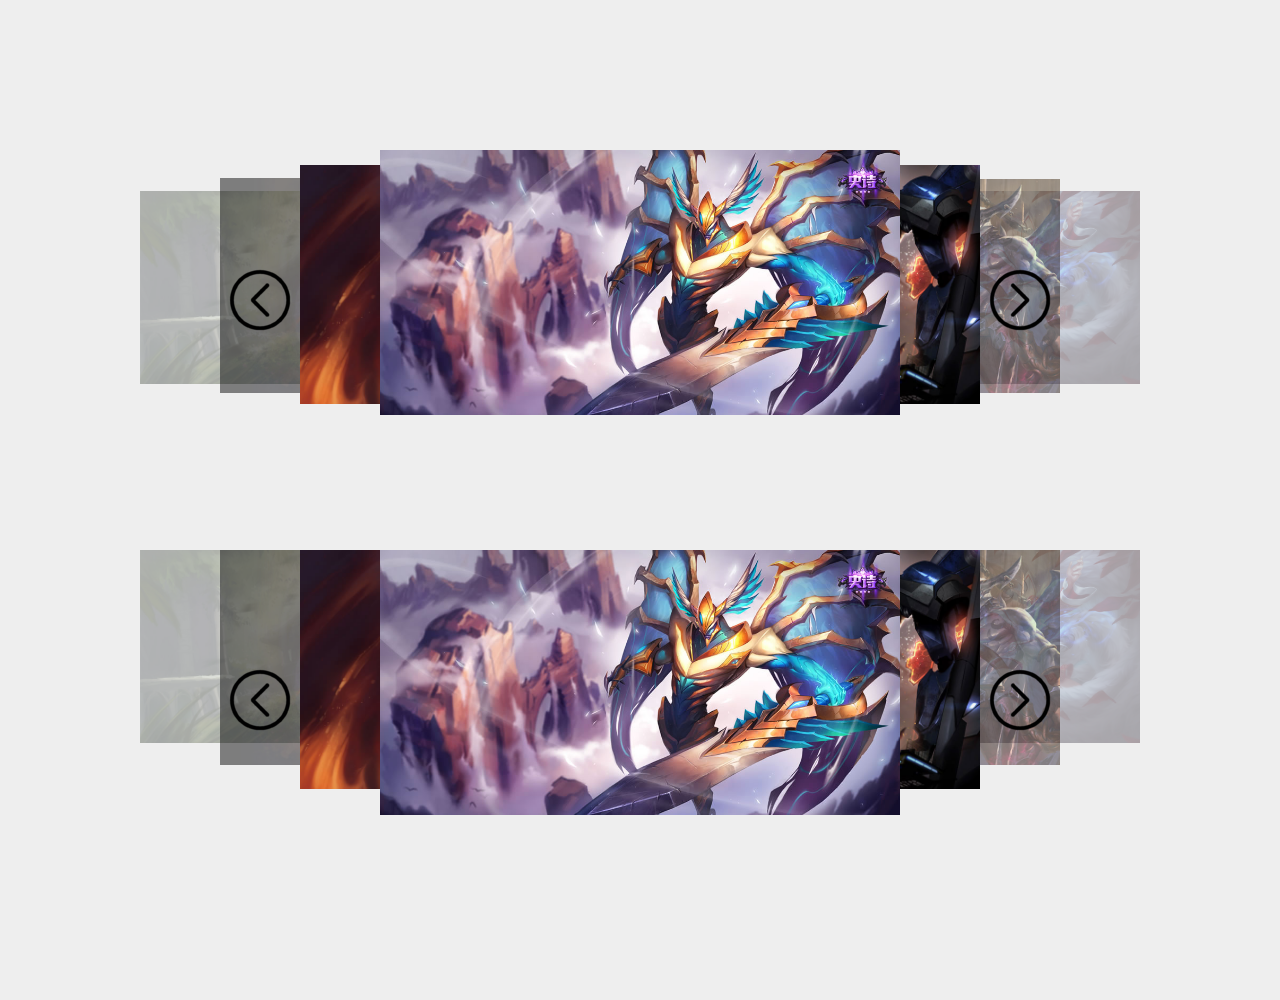
<file: 3d_banner/index.html>
<!doctype html>
<html>
<head>
<meta charset="utf-8">
<meta http-equiv="X-UA-Compatible" content="IE=edge,chrome=1">
<meta name="viewport" content="width=device-width, initial-scale=1">
<title>title</title>
<meta name="keywords" content="" />
<link rel="stylesheet" href="css/style.css">

<script src="js/jquery-1.11.3.min.js"></script>
<script src="js/PicCarousel.js"></script>

</head>
<body>
<div class="container">
<div class="poster-main A_Demo">
	<div class="poster-btn poster-prev-btn"></div>
	<ul class="poster-list">
		<li class="poster-item"><a href="##"><img src="img/1.jpg" width="100%" ></a></li>
		<li class="poster-item"><a href="##"><img src="img/2.jpg" width="100%" ></a></li>
		<li class="poster-item"><a href="##"><img src="img/3.jpg" width="100%" ></a></li>
		<li class="poster-item"><a href="##"><img src="img/4.jpg" width="100%" ></a></li>
		<li class="poster-item"><a href="##"><img src="img/5.jpg" width="100%" ></a></li>
		<li class="poster-item"><a href="##"><img src="img/6.jpg" width="100%" ></a></li>
		<li class="poster-item"><a href="##"><img src="img/7.jpg" width="100%" ></a></li>
	</ul>
	<div class="poster-btn poster-next-btn"></div>
</div>


<div class="poster-main B_Demo" style="margin-top:100px">
	<div class="poster-btn poster-prev-btn"></div>
	<ul class="poster-list">
		<li class="poster-item"><a href="##"><img src="img/1.jpg" width="100%" ></a></li>
		<li class="poster-item"><a href="##"><img src="img/2.jpg" width="100%" ></a></li>
		<li class="poster-item"><a href="##"><img src="img/3.jpg" width="100%" ></a></li>
		<li class="poster-item"><a href="##"><img src="img/4.jpg" width="100%" ></a></li>
		<li class="poster-item"><a href="##"><img src="img/5.jpg" width="100%" ></a></li>
		<li class="poster-item"><a href="##"><img src="img/6.jpg" width="100%" ></a></li>
		<li class="poster-item"><a href="##"><img src="img/7.jpg" width="100%" ></a></li>
	</ul>
	<div class="poster-btn poster-next-btn"></div>
</div>

<script>

$(".A_Demo").PicCarousel("init");
$(".B_Demo").PicCarousel({
"width":1000,		
"height":300,		
"posterWidth":520,	
"posterHeight":300,
"scale":0.9,		
"speed":500,	
"autoPlay":true,	
"delay":1000,	
"verticalAlign":"top"	
});

</script>
</div>


</body>
</html>
</file>
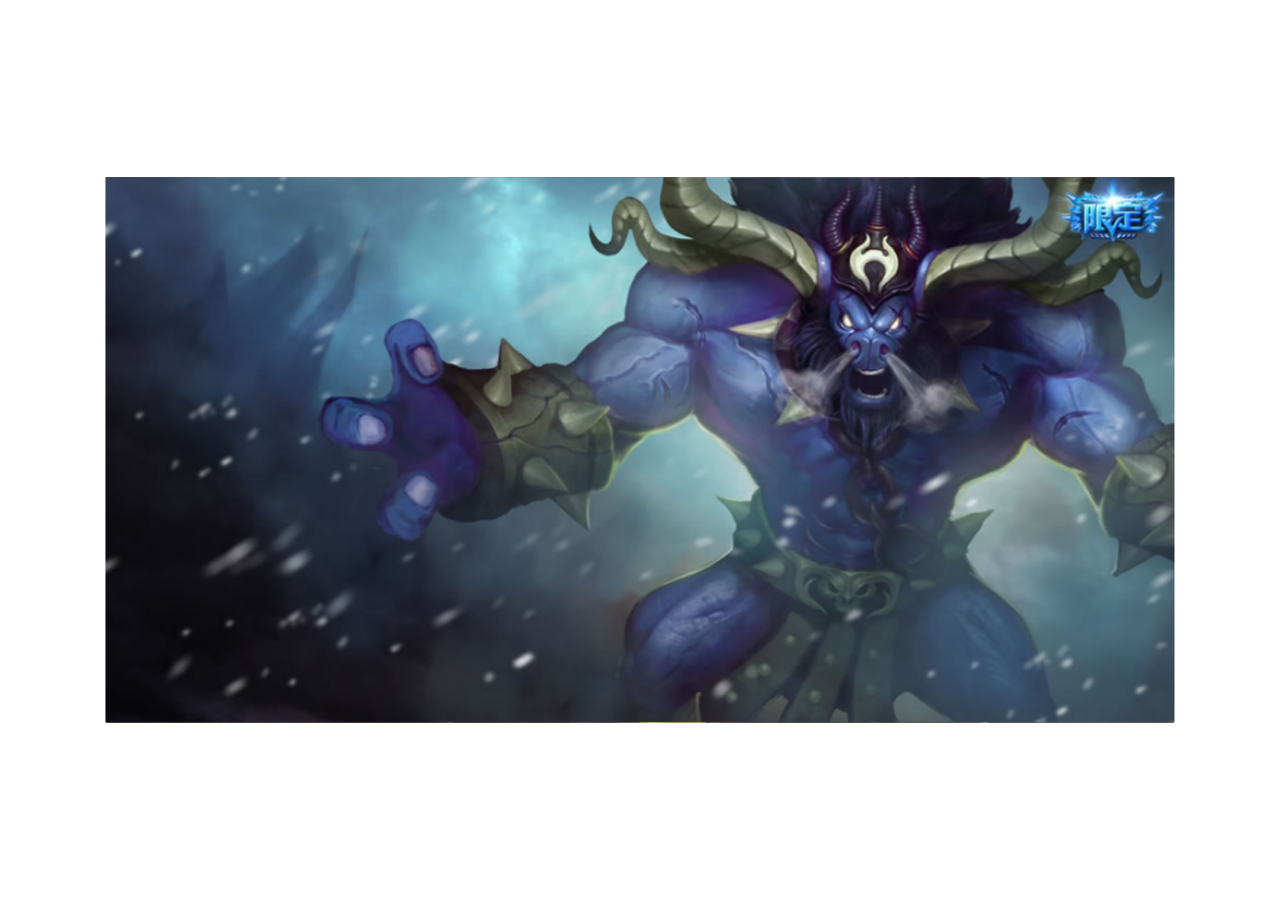
<file: 3D_rotation.html>
<!DOCTYPE html>
<html>
	<head>
		<meta charset="UTF-8">
		<title></title>
		<script src="jquery-1.11.3.min.js"></script>
		<style>
			.wrap{transform-style: preserve-3d;perspective: 3000px;position: absolute;top:0;left:0;right:0;bottom:0;margin:auto;width:980px;height: 500px;transform: rotateX(20deg) rotateY();}
			.item{width: 980px;height:500px;position: absolute;transition: transform 1s;}
		</style>
	</head>
	<body>
		<div class="wrap">
			
		</div>
	</body>
</html>
<script>
	for(var i = 0;i<4;i++){
		var deg = i*90
		$("<div class='item'></div>").css({
			"background":"url(img/"+i+".jpg)",
			"transform":"rotateX("+deg+"deg) translateZ(250px)"
		}).appendTo($(".wrap"))
	}
	var n = 0;
	$(window).click(function(){
		n++;
		$(".item").each(function(index,element){
			var d = index*90-n*90;
			console.log(this)
			$(this).css({
				"transform":"rotateX("+d+"deg) translateZ(250px)"
			})
		})
	})
</script>
</file>
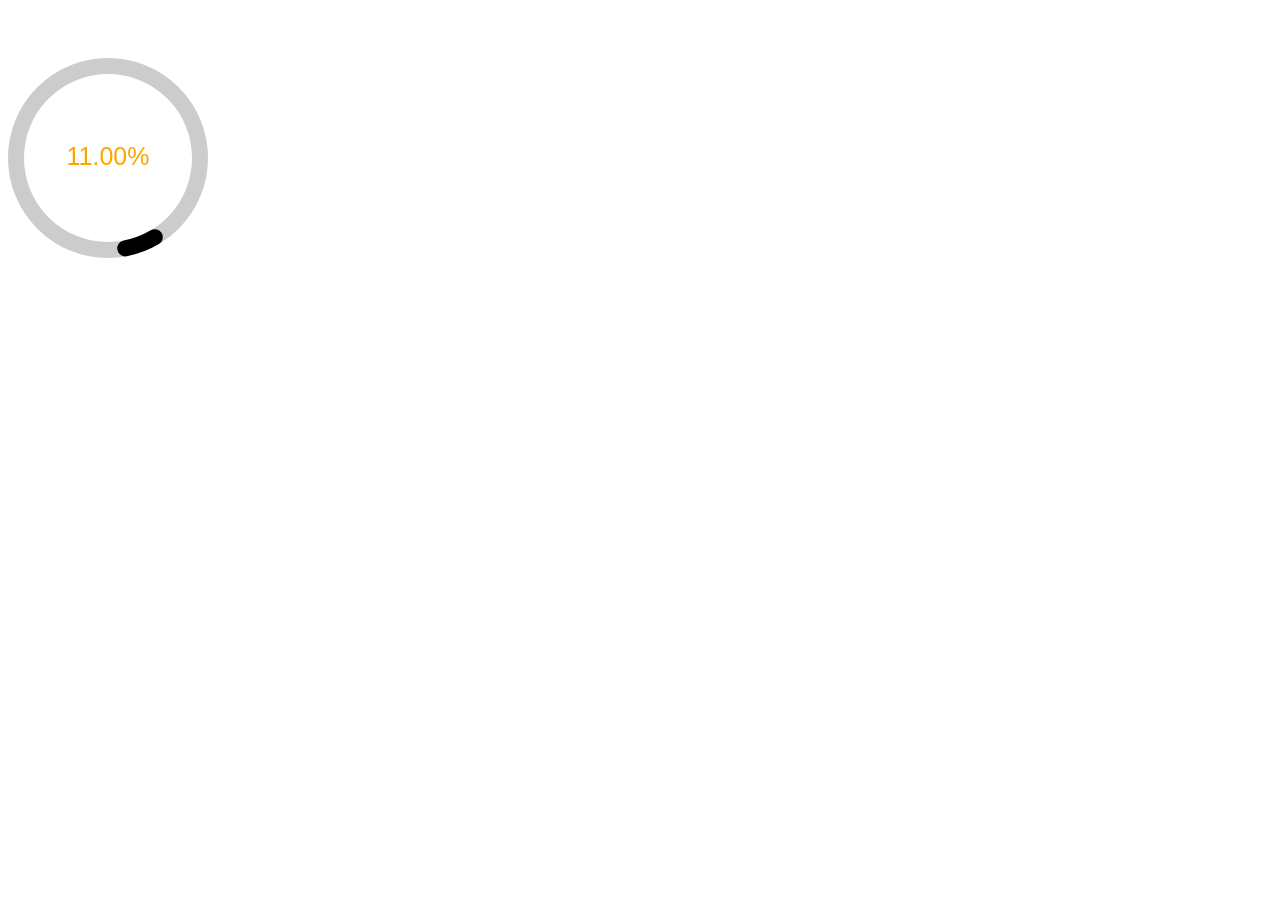
<file: Circular_Progress.html>
<!DOCTYPE html>
<html>
	<head>
		<meta charset="UTF-8">
		<title></title>
	</head>
	<body>
		<canvas id="cvs" width="200" height="300"></canvas>
	</body>
</html>
<script>
	var cvs = document.getElementById("cvs");
	var ctx = cvs.getContext("2d");
	var w = cvs.width/2;
	var h = cvs.height/2;
	ctx.lineWidth = 16
	var r = Math.min(w,h)-ctx.lineWidth/2;
	var pro = 0;
	var total = 100;
	var i = 0
	function draw(){
	
	if(pro>total){
		//clearInterval(timer)
			
		pro = 0
		
	}
	ctx.clearRect(0,0,cvs.width,cvs.height)
	ctx.beginPath();
	ctx.strokeStyle = "#CCCCCC";
	ctx.arc(w,h,r,0,Math.PI*2)
	ctx.stroke()
	
	ctx.beginPath();
	ctx.strokeStyle="black";
	ctx.lineCap = "round";
	var p = (2/4)*(pro/total)
	var start = (Math.PI*3/2)*pro/total;
	var end = start+Math.PI*p;
	ctx.arc(w,h,r,start,end);
	ctx.stroke();
	pro++
	t = (p*100).toFixed(2)+"%"
	ctx.font = "25px arial";
	ctx.textAlign = "center";
	ctx.textBaseline = "middle"
	ctx.fillStyle="orange"
	ctx.fillText(t,w,h)
}
	var timer = setInterval(draw,30)
</script>
</file>
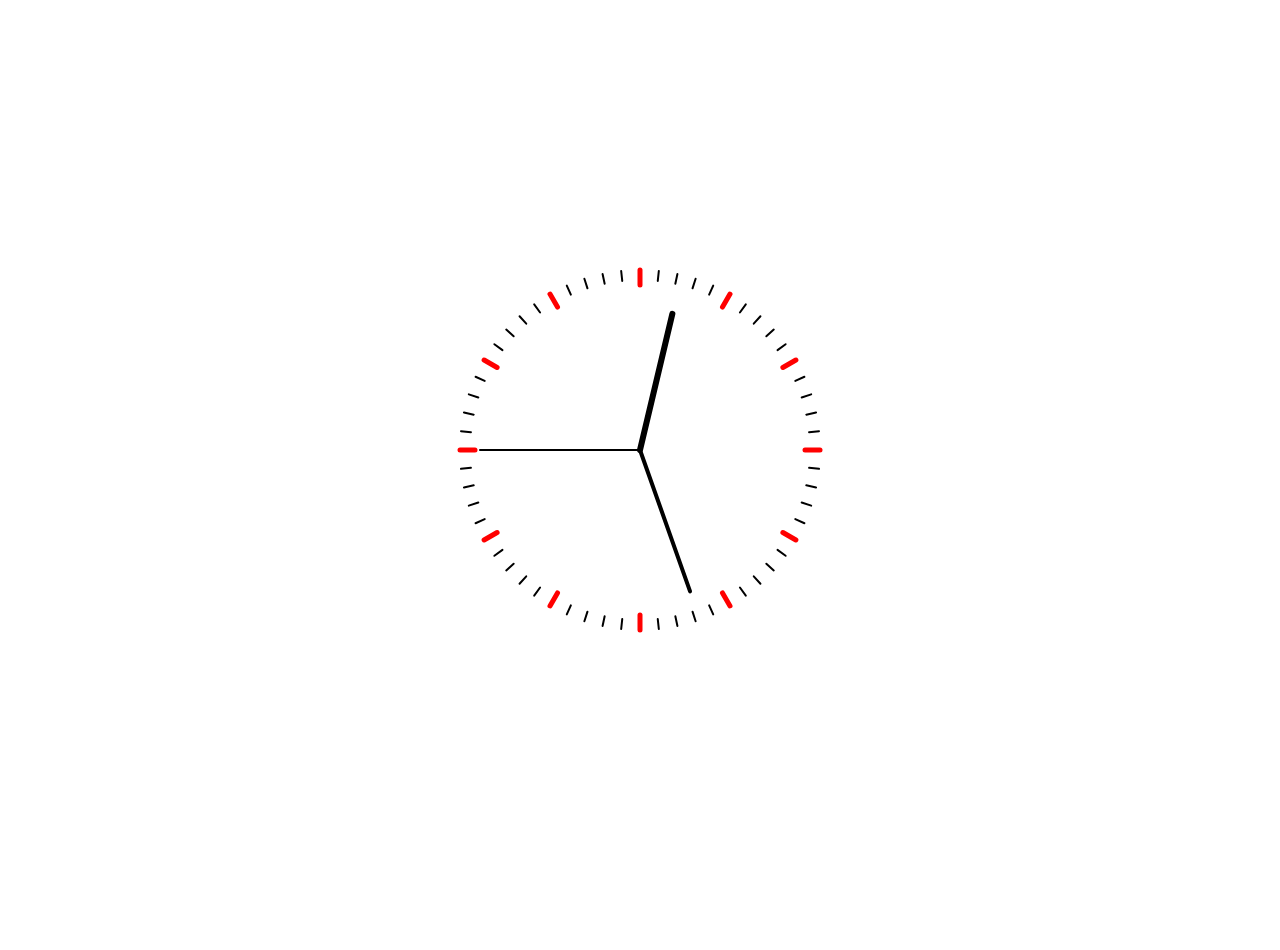
<file: clock.html>
<!DOCTYPE html>
<html>
	<head>
		<meta charset="UTF-8">
		<title></title>
		<style>
			#cvs{
				position: absolute;top:0;right:0;bottom:0;left:0;
				margin:auto
			}
		</style>
	</head>
	<body>
		<canvas id="cvs" width="1000" height="1000"></canvas>
		
	</body>
</html>

<script type="text/javascript">
	var cvs = document.getElementById("cvs");
	var ctx = cvs.getContext("2d");
	var x1,y1,x2,y2;
	var len;
	var r = 180;
	var x0 = 500,y0 = 500;
	var deg = 0;
	var num =-1
	
	function init(){

			function draw(i){
		 	
		 	deg = i*(Math.PI*2)/60
		 	if(i%5==0){
		 		
		 		ctx.lineWidth=5;
		 		ctx.strokeStyle = "red";
		 		len = 15;
		 	}else{
		 		ctx.lineWidth=2;
		 		ctx.strokeStyle = "black";
		 		len = 10;
		 	}
		 	x1 = x0+(r-len)*Math.cos(deg);
		 	y1 = y0+(r-len)*Math.sin(deg);
		 	
		 	x2 = x0+r*Math.cos(deg);
		 	y2 = y0+r*Math.sin(deg);
		 	
		 	ctx.beginPath();
		 	ctx.moveTo(x1,y1);
		 	ctx.lineTo(x2,y2);
		 	ctx.stroke();
		 	ctx.lineCap="round";
		 }
		 
		 
		 for (var i = 0;i < 60;i++){
		 	draw(i)
		 }
	 
	}
	init()
	function run(){
		
	 	var time = new Date();
		var s = time.getSeconds();
		var m = time.getMinutes();
		var h = time.getHours();
		h=h%12;
	 	ctx.clearRect(0,0,1000,1000)
	 	deg= s*(Math.PI*2)/60-Math.PI/2;
	 	var sx =x0+(r-20)*Math.cos(deg)
	 	var sy =y0+(r-20)*Math.sin(deg)
	 	
	 	init()
	 	ctx.beginPath()
	 	ctx.moveTo(x0,y0);
	 	ctx.lineTo(sx,sy);
	 	ctx.stroke();
	 	
	 	
	 	deg= (m+s/60)*(Math.PI*2/60)-Math.PI/2;
	 	var mx =x0+(r-30)*Math.cos(deg)
	 	var my =y0+(r-30)*Math.sin(deg)
	 	ctx.beginPath()
	 	ctx.lineWidth=4;
	 	ctx.moveTo(x0,y0);
	 	ctx.lineTo(mx,my);
	 	ctx.stroke() 
	 	
	 	deg= (h+m/60+s/3600)*(Math.PI*2/12)-Math.PI/2;
	 	var hx =x0+(r-40)*Math.cos(deg)
	 	var hy =y0+(r-40)*Math.sin(deg)
	 	ctx.beginPath()
	 	ctx.lineWidth=6;
	 	ctx.moveTo(x0,y0);
	 	ctx.lineTo(hx,hy);
	 	ctx.stroke() 

	 }
	 run()
	 setInterval(run,1000)
</script>
</file>
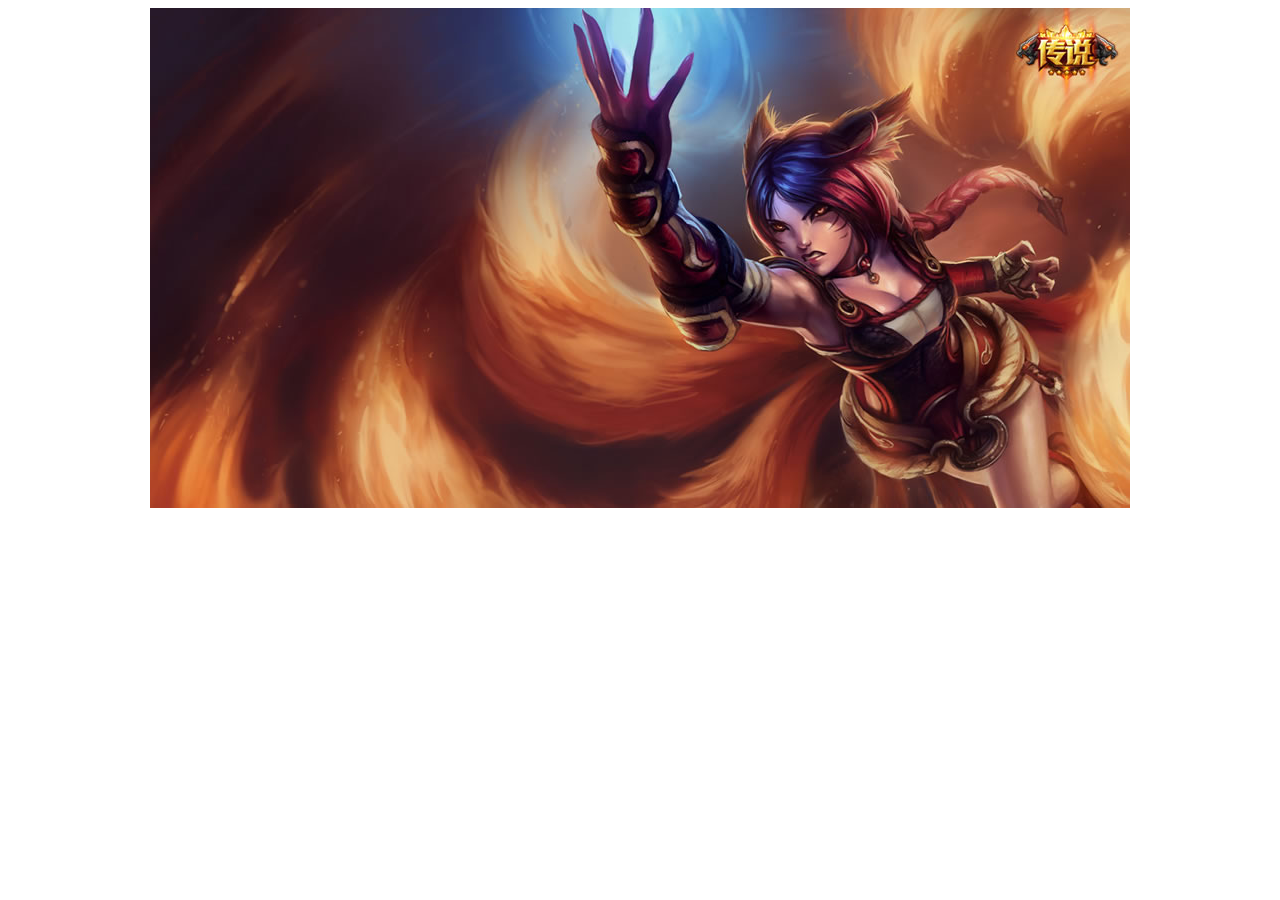
<file: dissolve.html>
<!DOCTYPE html>
<html lang="en">
<head>
	<meta charset="UTF-8">
	<title>Document</title>
	<script src = "jquery-1.11.3.min.js"></script>
	<style>
		#box{width:980px;height: 500px;margin:0 auto;position: relative;}
		.item{background:url(img/7.jpg);width: 196px;height: 100px;position: absolute}
	</style>
</head>
<body>
	<div id="box">

</body>
</html>
<script>
		for(var i = 0;i<25;i++){
			var x = i%5;
			var y = parseInt(i/5);
			$("<div class='item'></div>").css({"background-position":x*(-196)+"px "+y*(-100)+"px",
				"left":x*196+"px",
				"top":y*100+"px"}).appendTo($("#box"))
		}
		$(".item").click(function(){
			/*$(".item").each(function(index,element){
				$(this).delay(index*300).animate({"opacity":"0.2"},1000)
			})*/
			hide(0)
		})
		function hide(index){
			$(".item").eq(index).animate({"opacity":"0.2"},200,function(){
				if(index<24){
					hide(index+1)
				}
			})
			
		}

</script>
</file>
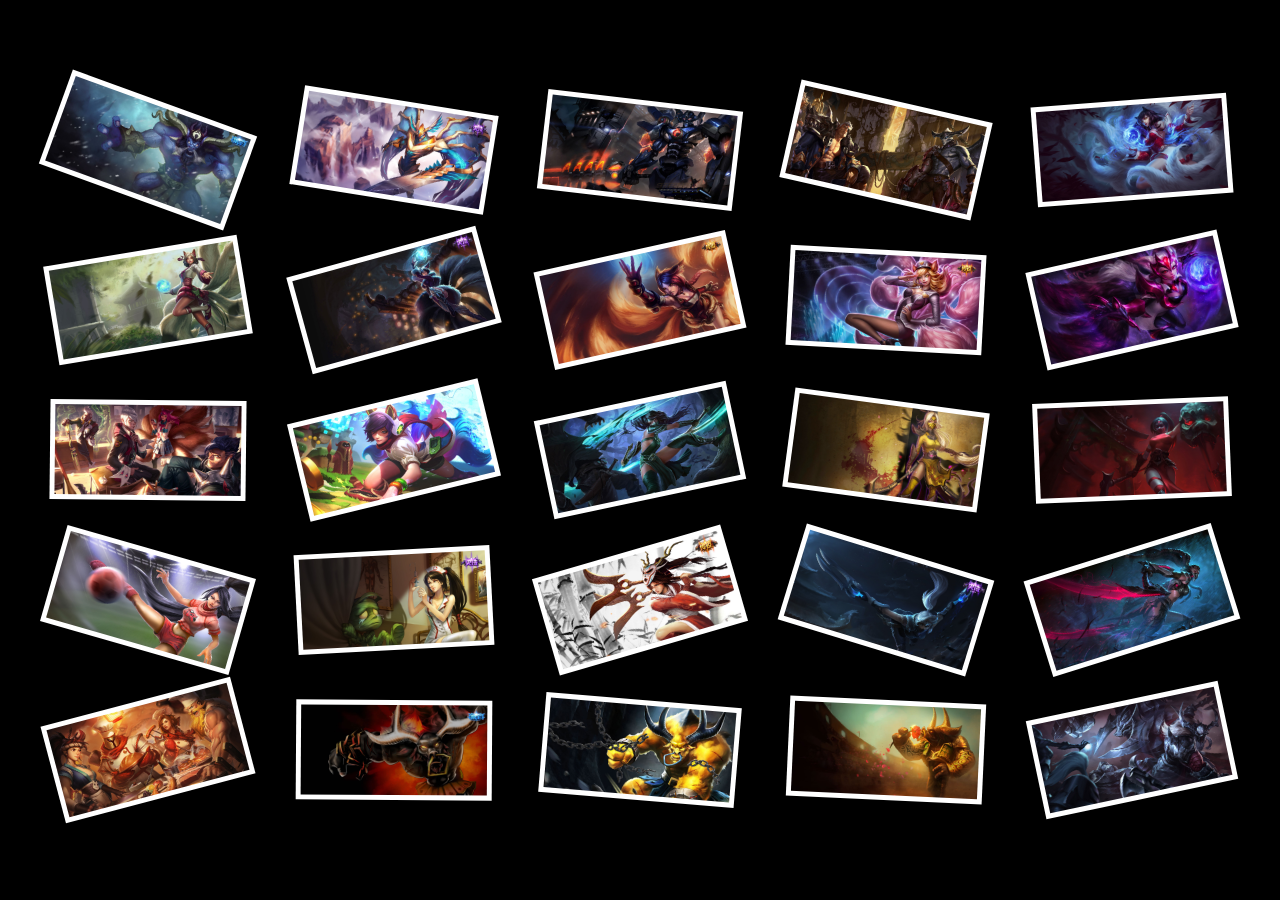
<file: photo_wall.html>
<!DOCTYPE html>
<html lang="en">
<head>
	<meta charset="UTF-8">
	<title>Document</title>
	<script src = "jquery-1.11.3.min.js"></script>
	<script>
	$(function(){
		for(var i = 0;i < 25;i++){
				var x = i%5;
				var y = parseInt(i/5)
				$("<div class='item'><div class='pic'></div></div>").css({
					"left":x*196+"px",
					"top":y*100+"px"
				}).appendTo($("#box"))

		}

		function big(){
			$(".item").each(function(index,element){
				var pX = index%5;
				var pY = parseInt(index/5);
				var deg = Math.random()*40-20;
				$(this).css({"transform":"translate("+(pX-2)*50+"px,"+(pY-2)*50+"px) rotate("+deg+"deg)"})
				.find(".pic").css({
					"background-image":"url(img/"+index+".jpg)",
					"background-size":"cover",
					"background-position":"0px 0px",
					"transform":"scale(0.95,0.9)"
				})
			});
			
		}
		
		big()
		var isSmall = true
			
			$(".item").click(function(){
				var n = $(this).index()
					if(isSmall){
						show(n)
					}else{
						big()	
					}
					isSmall = !isSmall

				})

		function show (m){
			$(".item").each(function(index,element){
				var x = index%5;
				var y = parseInt(index/5)
				$(this).css({
					"transform":"translate(0px,0px)"
				}).find(".pic").css({
					"background-image":"url(img/"+m+".jpg)",
					"background-size":"auto",
					"background-position":x*(-196)+"px "+y*(-100)+"px",
					"transform":"scale(1,1)"
				})
			})
			
			
		}

		
				
	})
	</script>
	<style>
		body{background: #000;}
		#box{width: 980px;height: 500px;}
		.center{position: absolute;left: 0;top:0;right:0;bottom:0;margin:auto}
		.item{width: 196px;height: 100px;position: absolute;transition: all 1s;background: #fff;}
		.pic{width: 100%;height: 100%;transition: all 1s;}

	</style>
</head>
<body>
	<div id="box" class="center"></div>
</body>
</html>
</file>
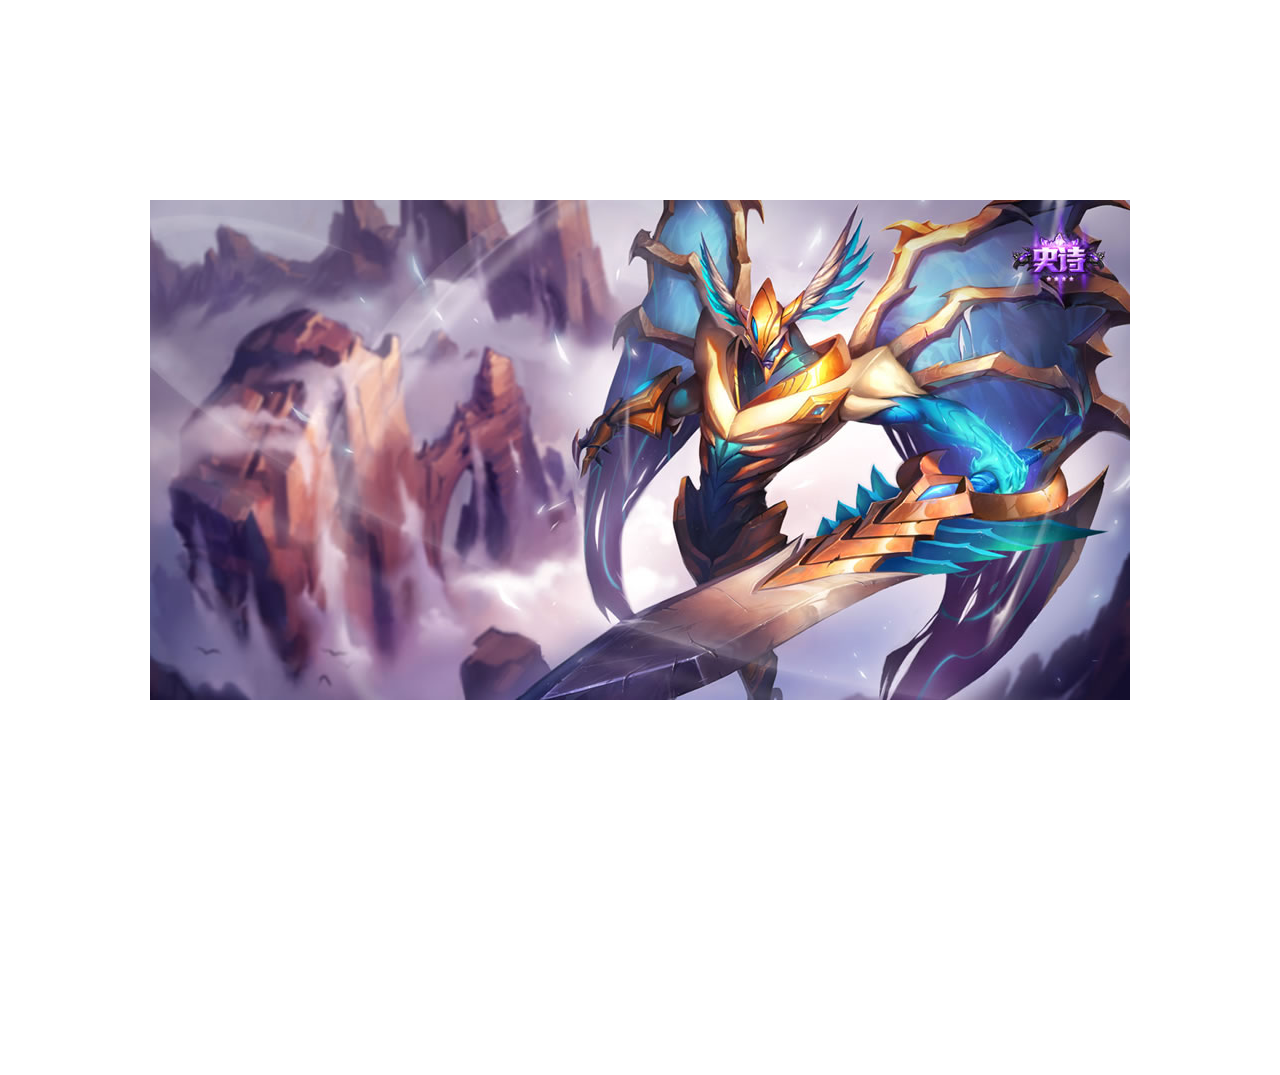
<file: separate.html>
<!DOCTYPE html>
<html lang="en">
<head>
	<meta charset="UTF-8">
	<title>Document</title>
	<script src = "jquery-1.11.3.min.js"></script>
	<script>
	$(function(){
		for(var i = 0 ;i<1225;i++){
			var x = i%35;
			var y = parseInt(i/35)
			$("<div class='item'></div>").css({
				"background":"url(img/1.jpg) no-repeat",
				"background-position":x*(-49)+"px "+y*(-25)+"px",
				"left":x*49+"px",
				"top":y*25+"px"
			}).appendTo($("#box"))
		}
		var nosplict = true
		$("#box").click(function(){

				
			if(nosplict){
				
				$(".item").each(function(index,element){
			
					var xnum = Math.random()*6000-3000
					var ynum = Math.random()*6000-3000
					
					$(this).css(
						{"transform":"translate("+xnum+"px,"+ynum+"px)"}
					)
				})
					
					
				
			}else{
				$(".item").each(function(){
					$(this).css(
						{"transform":"translate(0px,0px)"}
					)
				})
				
			}
			
			nosplict=!nosplict
		})
		
	})
	</script>
	<style>
	body{overflow: hidden;}
		#box{width: 980px;height: 500px;background-color: #fff;}
		.center{position: absolute;left: 0;top:0;right:0;bottom:0;margin:auto}
		.item{width: 49px;height: 25px;position: absolute;transition: transform 2s;}
		
	</style>
</head>
<body>
	<div id="box" class="center">
	</div>
</body>
</html>
</file>
<file: 3d_banner/css/style.css>
/*重置*/

body, div, dl, dt, dd, ul, ol, li, h1, h2, h3, h4, h5, h6, pre, form, fieldset, input, textarea, p, blockquote, th, td {
  margin: 0;
  padding: 0;
}

table {
  border-collapse: collapse;
  border-spacing: 0;
}

fieldset, img { border: 0; }

address, caption, cite, code, dfn, em, strong, th, var {
  font-style: normal;
  font-weight: normal;
}

ol, ul { list-style: none; }

caption, th { text-align: left; }

h1, h2, h3, h4, h5, h6 {
  font-size: 100%;
  font-weight: normal;
}

q:before, q:after { content:;
}

abbr, acronym { border: 0; }

body {
  color: #666;
  background-color: #eee;
  font: 12px/1.5;
}

.clearfix:after {
  visibility: hidden;
  display: block;
  font-size: 0;
  content: " ";
  clear: both;
  height: 0;
}

.clearfix { zoom: 1; }

.container { margin:150px auto; width:1000px;}

.poster-main {
  width: 1000px;
  height: 500px;
  position: relative;
  margin: 0 auto;
}

.poster-main a, .poster-main img { display: block; }

.poster-main .poster-list {
  width: 1000px;
  height: 500px;
}

.poster-main .poster-list .poster-item {
  width: 200px;
  height: 500px;
  position: absolute;
  left: 0;
  top: 0;
}

.poster-main .poster-btn {
  position: absolute;
  top: 0;
  z-index: 10;
  cursor: pointer;
}

.poster-main .poster-prev-btn {
  left: 0;
  background: url(../img/left.png) no-repeat center center;
}

.poster-main .poster-next-btn {
  right: 0;
  background: url(../img/right.png) no-repeat center center;
}
</file>
